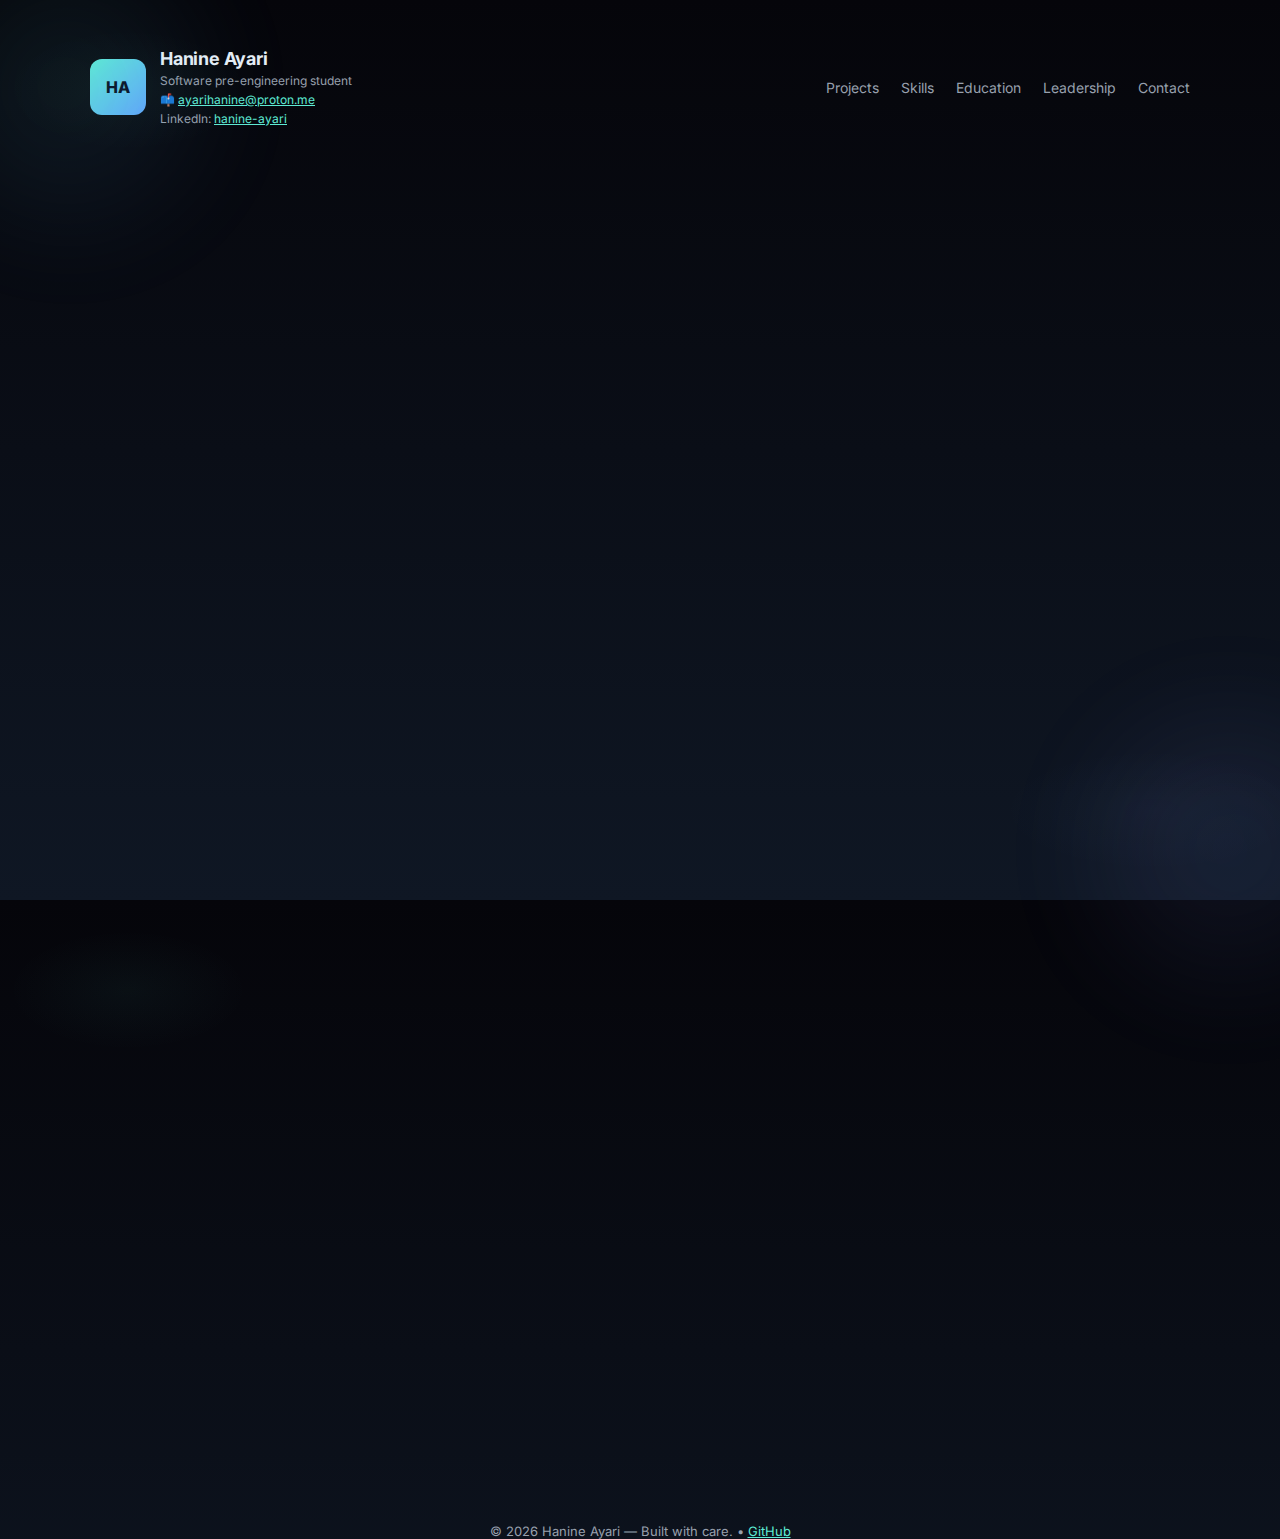
<file: index.html>
<!doctype html>
<html lang="en">
<head>
  <meta charset="utf-8" />
  <meta name="viewport" content="width=device-width,initial-scale=1" />
  <title>Hanine Ayari — Portfolio</title>
  <meta name="description" content="Hanine Ayari — software pre-engineering student. Full-stack apps, IoT, and animated portfolio." />
  <link rel="preconnect" href="https://fonts.gstatic.com" crossorigin>
  <link href="https://fonts.googleapis.com/css2?family=Inter:wght@300;400;600;800&display=swap" rel="stylesheet">
  <link rel="stylesheet" href="style.css">
</head>
<body>
<div id="app" class="wrap">
  <div class="orb one" aria-hidden></div>
  <div class="orb two" aria-hidden></div>

  <header>
    <div class="brand">
      <div class="logo">HA</div>
      <div>
        <h1>Hanine Ayari</h1>
        <p class="small">Software pre-engineering student</p>
        <p class="small">📫 <a href="mailto:ayarihanine@proton.me" class="accent-link">ayarihanine@proton.me</a></p>
        <p class="small">LinkedIn: <a href="https://linkedin.com/in/hanine-ayari-7990b323b" class="accent-link">hanine-ayari</a></p>
      </div>
    </div>
    <nav>
      <a href="#projects">Projects</a>
      <a href="#skills">Skills</a>
      <a href="#education">Education</a>
      <a href="#leadership">Leadership</a>
      <a href="#contact">Contact</a>
    </nav>
  </header>

  <main class="hero">
    <div>
      <section class="intro card reveal" id="intro">
        <h2>Hi — I’m Hanine. I build full‑stack apps & IoT prototypes.</h2>
        <p>I’m a software pre‑engineering student who enjoys combining hardware (ESP32/Arduino) with modern web stacks to create practical projects. Below are selected works and tools I use.</p>
        <div class="cta">
          <a class="btn" href="https://github.com/ayarih" target="_blank">View GitHub</a>
          <a class="btn secondary" href="#contact">Get in touch</a>
        </div>
      </section>

      <section class="projects reveal" id="projects">
        <h3 class="small muted">Selected Projects</h3>
        <div class="projects-grid" id="projectsGrid"></div>
      </section>

      <section class="reveal" id="skills">
        <h3 class="small muted">Skills & Tools</h3>
        <div class="skills-grid" id="skillsGrid"></div>
      </section>

      <section class="education reveal" id="education">
        <h3 class="small muted">Education</h3>
        <div class="card">
          <h4>Bachelor’s Degree in Information Technology</h4>
          <p>ISET Rades, 2023 – 2026 (Ongoing)</p>
          <p>Relevant coursework: Software Architecture, OOP, System Design, Databases, Software Testing, Project Management, Data Structures</p>
        </div>
        <div class="card">
          <h4>Baccalaureate in Computer Science</h4>
          <p>Bechir Nabheni High School, Hammam Lif — 2023</p>
        </div>
      </section>

      <section class="leadership reveal" id="leadership">
        <h3 class="small muted">Leadership & Activities</h3>
        <div class="card">
          <ul>
            <li>eTwinning Project Participant (2019–2020)</li>
            <li>BIL LPBT Team Member (2021–2022)</li>
            <li>Visualize Boumhal Team Member (2022–2023)</li>
          </ul>
        </div>
      </section>

    </div>
  </main>

  <footer id="contact">
    <p>© <span id="year"></span> Hanine Ayari — Built with care. • <a href="https://github.com/ayarih" class="accent-link">GitHub</a></p>
  </footer>
</div>

<script src="script.js"></script>
</body>
</html>
</file>
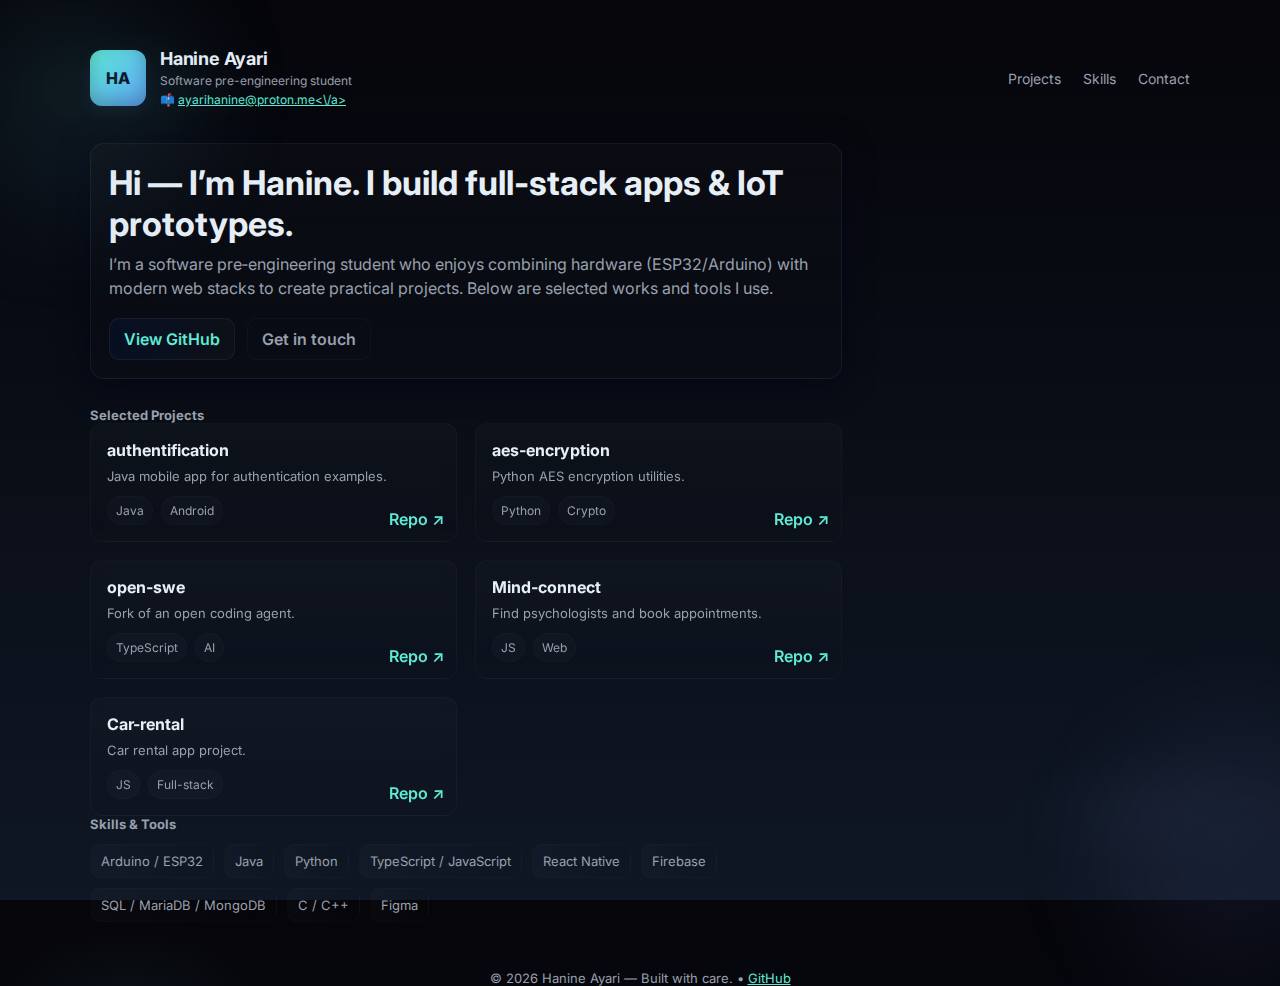
<file: portfolio.html>
<!doctype html>
<html lang="en">
<head>
  <meta charset="utf-8" />
  <meta name="viewport" content="width=device-width,initial-scale=1" />
  <title>Hanine Ayari — Portfolio</title>
  <meta name="description" content="Hanine Ayari — software pre-engineering student. Full-stack apps, IoT, and animated portfolio." />
  <link rel="preconnect" href="https://fonts.gstatic.com" crossorigin>
  <link href="https://fonts.googleapis.com/css2?family=Inter:wght@300;400;600;800&display=swap" rel="stylesheet">
  <style>
    /* Reset + base */
    :root{
      --bg-1: #05050a;
      --bg-2: #0f1724;
      --accent: #5eead4;
      --muted: #98a0ad;
      --card: rgba(255,255,255,0.03);
      --glass: rgba(255,255,255,0.04);
      --glass-border: rgba(255,255,255,0.06);
      --glass-highlight: rgba(255,255,255,0.02);
      --glass-shadow: rgba(2,6,23,0.7);
      --radius: 14px;
      --maxw: 1100px;
    }
    *{box-sizing:border-box;margin:0;padding:0}
    html,body,#app{height:100%}
    body{
      font-family: 'Inter', system-ui, -apple-system, 'Segoe UI', Roboto, 'Helvetica Neue', Arial;
      background: radial-gradient(1200px 600px at 10% 10%, rgba(94,234,212,0.04), transparent 10%),
                  radial-gradient(1000px 400px at 90% 90%, rgba(96,165,250,0.03), transparent 15%),
                  linear-gradient(180deg,var(--bg-1),var(--bg-2));
      color: #e6eef6;
      -webkit-font-smoothing:antialiased;
      -moz-osx-font-smoothing:grayscale;
      padding:48px 24px;
      display:flex;justify-content:center;align-items:flex-start;
    }

    .wrap{width:100%;max-width:var(--maxw)}

    /* top nav */
    header{display:flex;align-items:center;justify-content:space-between;margin-bottom:36px}
    .brand{display:flex;gap:14px;align-items:center}
    .logo{
      width:56px;height:56px;border-radius:12px;background:linear-gradient(135deg,var(--accent),#60a5fa);
      box-shadow:0 6px 18px rgba(96,165,250,0.08), inset 0 -6px 18px rgba(0,0,0,0.25);
      display:grid;place-items:center;font-weight:800;color:#071023
    }
    .brand h1{font-size:18px;letter-spacing:-0.2px}
    .brand p{font-size:12px;color:var(--muted);margin-top:4px}

    nav a{color:var(--muted);text-decoration:none;margin-left:18px;font-size:14px}
    nav a:hover{color:var(--accent)}

    /* hero */
    .hero{display:grid;grid-template-columns:1fr 320px;gap:28px;align-items:start}
    .intro{padding:26px;border-radius:var(--radius);background:linear-gradient(180deg,rgba(255,255,255,0.02),transparent);border:1px solid var(--glass-border);box-shadow:0 6px 30px var(--glass-shadow)}
    .intro h2{font-size:34px;margin-bottom:8px}
    .intro p{color:var(--muted);line-height:1.5}
    .intro .cta{margin-top:18px;display:flex;gap:12px}
    .btn{display:inline-block;padding:10px 14px;border-radius:10px;background:linear-gradient(90deg,#071023,rgba(255,255,255,0.02));border:1px solid rgba(255,255,255,0.06);color:var(--accent);text-decoration:none;font-weight:600}
    .btn.secondary{background:transparent;color:var(--muted);border:1px solid rgba(255,255,255,0.03)}

    /* profile card */
    .card{padding:18px;border-radius:14px;background:linear-gradient(180deg,rgba(255,255,255,0.02),transparent);border:1px solid var(--glass-border)}
    .avatar{width:80px;height:80px;border-radius:12px;background:linear-gradient(135deg,#60a5fa,#5eead4);display:inline-grid;place-items:center;font-weight:800;color:#071023;margin-bottom:10px}
    .small{font-size:13px;color:var(--muted)}

    /* projects */
    section.projects{margin-top:28px}
    .projects-grid{display:grid;grid-template-columns:repeat(auto-fit,minmax(260px,1fr));gap:18px}
    .project{
      padding:16px;border-radius:12px;background:linear-gradient(180deg,rgba(255,255,255,0.02),transparent);
      border:1px solid rgba(255,255,255,0.03);backdrop-filter:blur(6px);
      transition:transform .36s cubic-bezier(.2,.9,.2,1), box-shadow .36s;
      will-change:transform;
      position:relative;overflow:hidden;
    }
    .project:hover{transform:translateY(-8px);box-shadow:0 18px 40px rgba(2,6,23,0.7)}
    .project h3{font-size:16px}
    .project p{color:var(--muted);font-size:13px;margin-top:8px}
    .tags{margin-top:12px;display:flex;flex-wrap:wrap;gap:8px}
    .tag{font-size:12px;padding:6px 8px;border-radius:999px;background:rgba(255,255,255,0.02);color:var(--muted);border:1px solid rgba(255,255,255,0.02)}
    .project a{position:absolute;right:12px;bottom:12px;font-weight:600;color:var(--accent);text-decoration:none}

    /* skills */
    .skills-grid{display:flex;flex-wrap:wrap;gap:10px;margin-top:12px}
    .skill{background:linear-gradient(90deg,rgba(255,255,255,0.02),transparent);padding:8px 10px;border-radius:10px;color:var(--muted);font-size:13px;border:1px solid rgba(255,255,255,0.02)}

    /* footer */
    footer{margin-top:48px;text-align:center;color:var(--muted);font-size:13px}

    /* responsive */
    @media (max-width:880px){
      .hero{grid-template-columns:1fr}
      nav{display:none}
    }

    /* subtle entrance animations */
    .reveal{opacity:0;transform:translateY(12px);transition:opacity .6s ease, transform .6s cubic-bezier(.2,.9,.2,1)}
    .reveal.visible{opacity:1;transform:none}

    /* floating accent orbs */
    .orb{position:fixed;width:260px;height:260px;border-radius:50%;filter:blur(60px);opacity:.08;z-index:0}
    .orb.one{left:-60px;top:-40px;background:linear-gradient(135deg,#5eead4,#60a5fa)}
    .orb.two{right:-80px;bottom:-80px;background:linear-gradient(135deg,#a78bfa,#60a5fa)}

    /* small utility */
    .muted{color:var(--muted)}

  </style>
</head>
<body>
  <div id="app" class="wrap">

    <div class="orb one" aria-hidden></div>
    <div class="orb two" aria-hidden></div>

    <header>
      <div class="brand">
        <div class="logo">HA</div>
        <div>
          <h1>Hanine Ayari</h1>
          <p class="small">Software pre-engineering student</p>
          <p class="small" style="margin-top:4px">📫 <a href="mailto:ayarihanine@proton.me" style="color:var(--accent);text-decoration:underline">ayarihanine@proton.me<\/a></p>
        </div>
      </div>
      <nav>
        <a href="#projects">Projects</a>
        <a href="#skills">Skills</a>
        <a href="#contact">Contact</a>
      </nav>
    </header>

    <main class="hero">
      <div>
        <section class="intro card reveal" id="intro">
          <h2>Hi — I’m Hanine. I build full‑stack apps & IoT prototypes.</h2>
          <p>I’m a software pre‑engineering student who enjoys combining hardware (ESP32/Arduino) with modern web stacks to create practical projects. Below are selected works and tools I use.</p>
          <div class="cta">
            <a class="btn" href="https://github.com/ayarih" target="_blank">View GitHub</a>
            <a class="btn secondary" href="#contact">Get in touch</a>
          </div>
        </section>

        </section>

        <!-- Profile moved under intro -->
        

        <section class="projects reveal" id="projects">
          <h3 class="small muted">Selected Projects</h3>
          <div class="projects-grid" id="projectsGrid">
            <!-- project cards populated by JS -->
          </div>
        </section>

        <section class="reveal" id="skills">
          <h3 class="small muted">Skills & Tools</h3>
          <div class="skills-grid" id="skillsGrid"></div>
        </section>

      </div>

      

    </main>

    <footer id="contact">
      <p>© <span id="year"></span> Hanine Ayari — Built with care. • <a href="https://github.com/ayarih" style="color:var(--accent)">GitHub</a></p>
    </footer>

  </div>

  <script>
    // Data (can be replaced with your real repos)
    const projects = [
      {name:'authentification',desc:'Java mobile app for authentication examples.',tech:['Java','Android'],url:'https://github.com/ayarih/authentification'},
      {name:'aes-encryption',desc:'Python AES encryption utilities.',tech:['Python','Crypto'],url:'https://github.com/ayarih/aes-encryption'},
      {name:'open-swe',desc:'Fork of an open coding agent.',tech:['TypeScript','AI'],url:'https://github.com/ayarih/open-swe'},
      {name:'Mind-connect',desc:'Find psychologists and book appointments.',tech:['JS','Web'],url:'https://github.com/ayarih/Mind-connect'},
      {name:'Car-rental',desc:'Car rental app project.',tech:['JS','Full-stack'],url:'https://github.com/ayarih/Car-rental'}
    ];

    const skills = ['Arduino / ESP32','Java','Python','TypeScript / JavaScript','React Native','Firebase','SQL / MariaDB / MongoDB','C / C++','Figma'];

    const projectsGrid = document.getElementById('projectsGrid');
    projects.forEach((p, i) => {
      const card = document.createElement('article');
      card.className = 'project';
      card.innerHTML = `<h3>${p.name}</h3><p>${p.desc}</p>`;
      const tags = document.createElement('div'); tags.className='tags';
      p.tech.forEach(t=>{const s=document.createElement('span');s.className='tag';s.textContent=t;tags.appendChild(s)});
      card.appendChild(tags);
      const a = document.createElement('a'); a.href = p.url; a.target='_blank'; a.textContent='Repo ↗';
      card.appendChild(a);
      // small staggered reveal
      card.style.transitionDelay = (i*80)+'ms';
      projectsGrid.appendChild(card);

      // 3D tilt on mouse
      card.addEventListener('mousemove', e=>{
        const rect = card.getBoundingClientRect();
        const x = (e.clientX - rect.left) - rect.width/2;
        const y = (e.clientY - rect.top) - rect.height/2;
        card.style.transform = `perspective(800px) rotateX(${(-y/20)}deg) rotateY(${(x/20)}deg) translateY(-6px)`;
      });
      card.addEventListener('mouseleave', ()=>{card.style.transform='translateY(0)';});
    });

    const skillsGrid = document.getElementById('skillsGrid');
    skills.forEach(s=>{const el=document.createElement('div');el.className='skill';el.textContent=s;skillsGrid.appendChild(el)});

    // reveal on scroll
    const reveals = document.querySelectorAll('.reveal');
    const io = new IntersectionObserver((entries)=>{
      entries.forEach(e=>{ if(e.isIntersecting){ e.target.classList.add('visible'); io.unobserve(e.target)}},{threshold:0.12});
    });
    reveals.forEach(r=>io.observe(r));

    // year
    document.getElementById('year').textContent = new Date().getFullYear();

    // gentle floating orbs animation
    const orbOne = document.querySelector('.orb.one');
    const orbTwo = document.querySelector('.orb.two');
    let t = 0; function floatOrbs(){ t+=0.01; orbOne.style.transform = `translate(${Math.sin(t)*8}px, ${Math.cos(t/1.3)*6}px)`; orbTwo.style.transform = `translate(${Math.cos(t/1.7)*6}px, ${Math.sin(t/1.1)*10}px)`; requestAnimationFrame(floatOrbs);} floatOrbs();

  </script>
</body>
</html>
</file>
<file: style.css>
:root{
  --bg-1: #05050a; --bg-2: #0f1724; --accent: #5eead4; --muted: #98a0ad; --card: rgba(255,255,255,0.03);
  --glass: rgba(255,255,255,0.04); --glass-border: rgba(255,255,255,0.06); --glass-shadow: rgba(2,6,23,0.7);
  --radius: 14px; --maxw: 1100px;
}

*{box-sizing:border-box;margin:0;padding:0} 
html,body,#app{height:100%}

body{
  font-family: 'Inter', system-ui, -apple-system, 'Segoe UI', Roboto, 'Helvetica Neue', Arial;
  background: radial-gradient(1200px 600px at 10% 10%, rgba(94,234,212,0.04), transparent 10%),
              radial-gradient(1000px 400px at 90% 90%, rgba(96,165,250,0.03), transparent 15%),
              linear-gradient(180deg,var(--bg-1),var(--bg-2));
  color:#e6eef6;
  padding:48px 24px;
  display:flex; justify-content:center; align-items:flex-start;
}

.wrap{width:100%;max-width:var(--maxw)}

header{display:flex;
    align-items:center;
    justify-content:space-between;
    margin-bottom:36px}

    
.brand{display:flex;gap:14px;align-items:center}
.logo{width:56px;height:56px;border-radius:12px;background:linear-gradient(135deg,var(--accent),#60a5fa); display:grid;place-items:center;font-weight:800;color:#071023}
.brand h1{font-size:18px;letter-spacing:-0.2px}
.brand p{font-size:12px;color:var(--muted);margin-top:4px}
nav a{color:var(--muted);text-decoration:none;margin-left:18px;font-size:14px}
nav a:hover{color:var(--accent)}
.accent-link{color:var(--accent);text-decoration:underline}

.hero{display:grid;grid-template-columns:1fr 320px;gap:28px;align-items:start}
.intro{padding:26px;border-radius:var(--radius);background:linear-gradient(180deg,rgba(255,255,255,0.02),transparent);border:1px solid rgba(255,255,255,0.06);box-shadow:0 6px 30px rgba(2,6,23,0.7)}
.intro h2{font-size:34px;margin-bottom:8px} 
.intro p{color:var(--muted);line-height:1.5} 
.intro .cta{margin-top:18px;display:flex;gap:12px}
.btn{display:inline-block;padding:10px 14px;border-radius:10px;background:linear-gradient(90deg,#071023,rgba(255,255,255,0.02));border:1px solid rgba(255,255,255,0.06);color:var(--accent);text-decoration:none;font-weight:600}
.btn.secondary{background:transparent;color:var(--muted);border:1px solid rgba(255,255,255,0.03)}

.card{padding:18px;border-radius:14px;background:linear-gradient(180deg,rgba(255,255,255,0.02),transparent);border:1px solid rgba(255,255,255,0.06)}

.small{font-size:13px;color:var(--muted)}

.projects-grid{display:grid;grid-template-columns:repeat(auto-fit,minmax(260px,1fr));gap:18px}
.project{padding:16px;border-radius:12px;background:linear-gradient(180deg,rgba(255,255,255,0.02),transparent);border:1px solid rgba(255,255,255,0.03);backdrop-filter:blur(6px);transition:transform .36s cubic-bezier(.2,.9,.2,1), box-shadow .36s;position:relative;overflow:hidden;}
.project:hover{transform:translateY(-8px);box-shadow:0 18px 40px rgba(2,6,23,0.7)}
.project h3{font-size:16px} 
.project p{color:var(--muted);font-size:13px;margin-top:8px}
.tags{margin-top:12px;display:flex;flex-wrap:wrap;gap:8px} 
.tag{font-size:12px;padding:6px 8px;border-radius:999px;background:rgba(255,255,255,0.02);color:var(--muted);border:1px solid rgba(255,255,255,0.02)}
.project a{position:absolute;right:12px;bottom:12px;font-weight:600;color:var(--accent);text-decoration:none}

.skills-grid{display:flex;flex-wrap:wrap;gap:10px;margin-top:12px} 
.skill{background:linear-gradient(90deg,rgba(255,255,255,0.02),transparent);padding:8px 10px;border-radius:10px;color:var(--muted);font-size:13px;border:1px solid rgba(255,255,255,0.02)}

section.education, section.leadership{margin-top:28px}

footer{margin-top:48px;text-align:center;color:var(--muted);font-size:13px}

@media (max-width:880px){.hero{grid-template-columns:1fr} nav{display:none}}

.reveal{opacity:0;transform:translateY(12px);transition:opacity .6s ease, transform .6s cubic-bezier(.2,.9,.2,1)}
.reveal.visible{opacity:1;transform:none}

.orb{position:fixed;width:260px;height:260px;border-radius:50%;filter:blur(60px);opacity:.08;z-index:0}
.orb.one{left:-60px;top:-40px;background:linear-gradient(135deg,#5eead4,#60a5fa)}
.orb.two{right:-80px;bottom:-80px;background:linear-gradient(135deg,#a78bfa,#60a5fa)}
</file>
